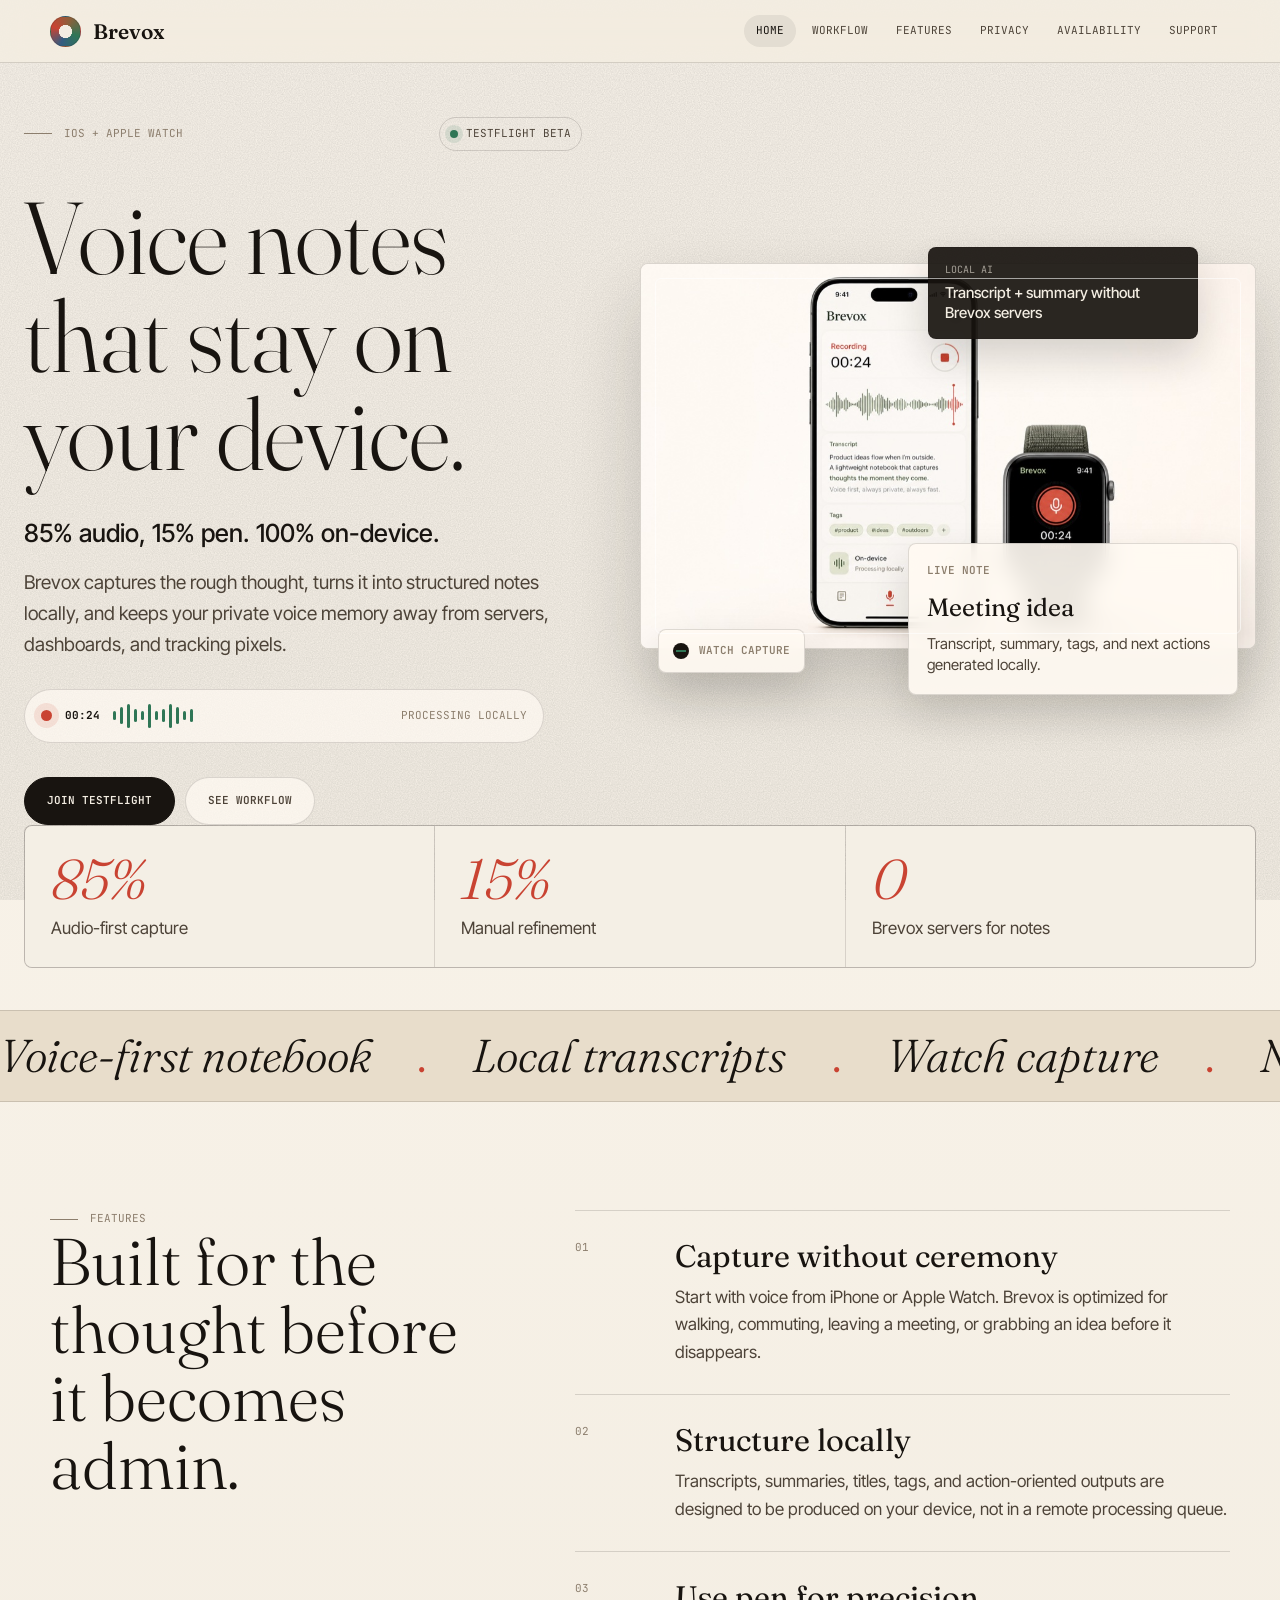
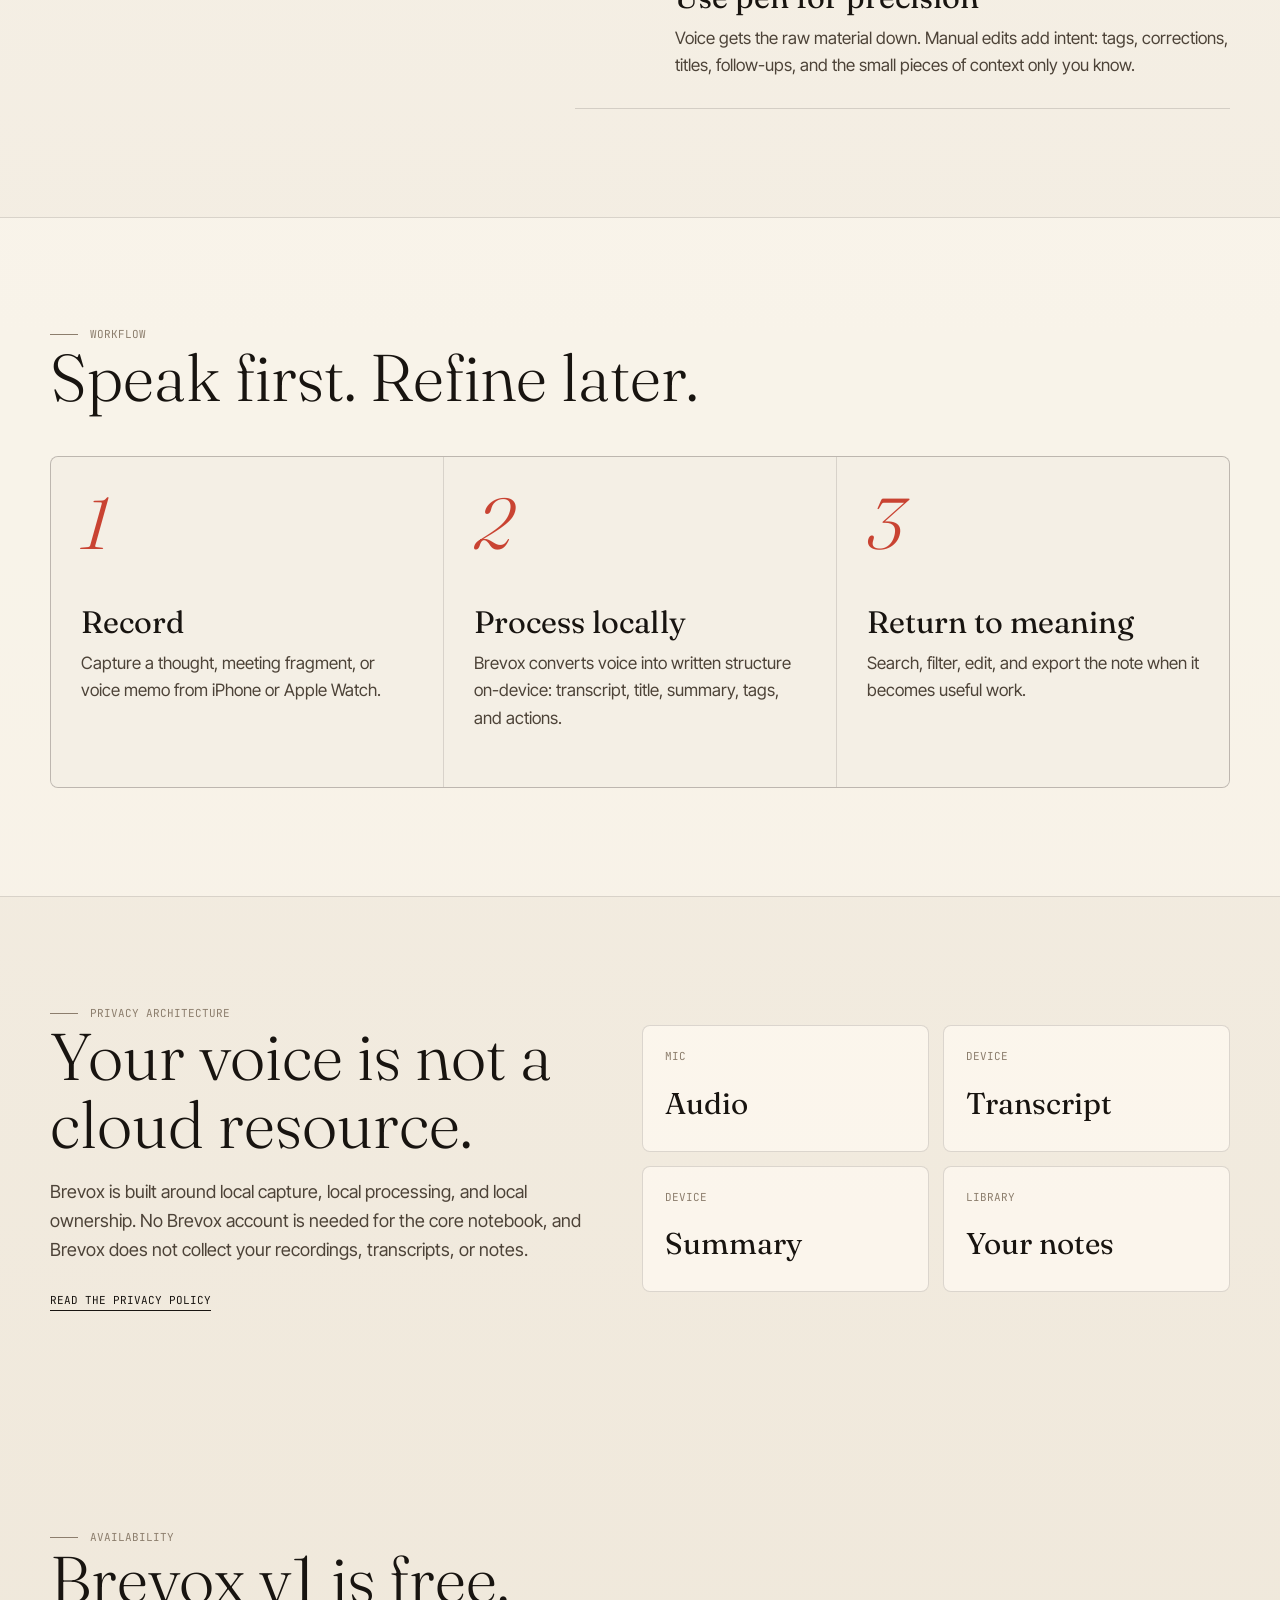
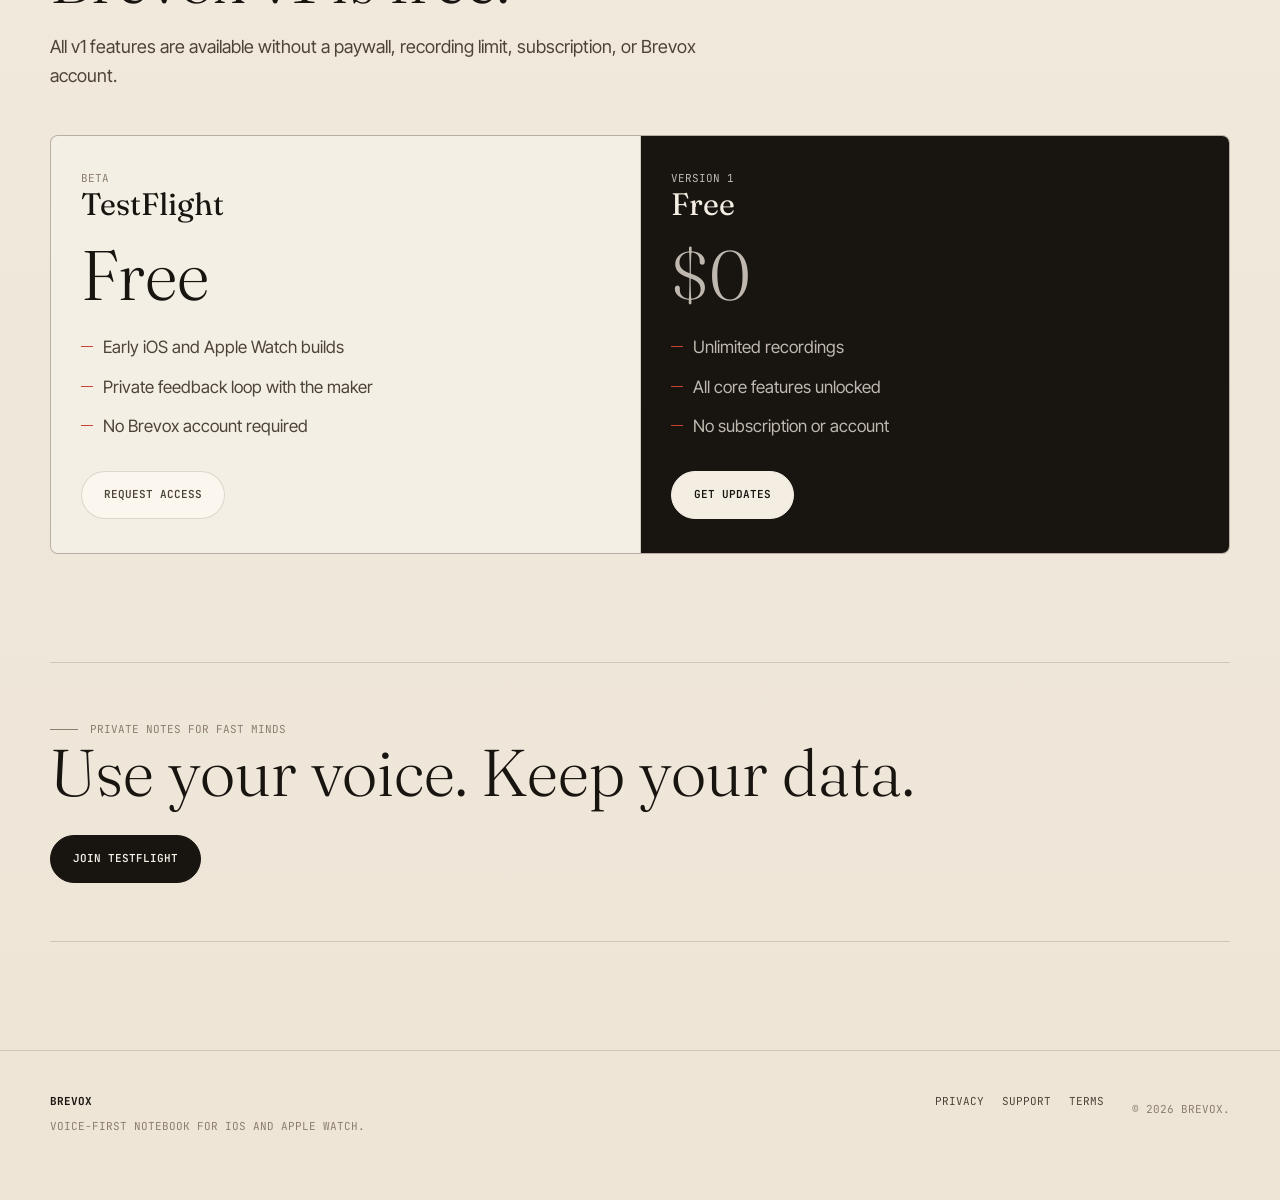
<file: index.html>
<!doctype html>
<html lang="en">
  <head>
    <meta charset="utf-8">
    <meta name="viewport" content="width=device-width, initial-scale=1">
    <title>Brevox - Private voice memory</title>
    <meta name="description" content="Brevox is an iOS and Apple Watch voice-first notebook: 85% audio, 15% pen, 100% on-device.">
    <meta property="og:title" content="Brevox - Private voice memory">
    <meta property="og:description" content="Voice-first notebook. 85% audio, 15% pen. 100% on-device.">
    <meta property="og:type" content="website">
    <meta property="og:image" content="https://brevox-landing.vercel.app/public/images/brevox-device-mockup.jpg">
    <link rel="stylesheet" href="assets/style.css">
  </head>
  <body>
    <header class="topbar" data-reveal>
      <a class="brand" href="./" aria-label="Brevox home">
        <span class="brand-mark">B</span>
        <span>Brevox</span>
      </a>
      <button class="menu-toggle" type="button" aria-label="Open menu" aria-expanded="false" data-menu-toggle>
        <span></span>
      </button>
      <nav class="topnav" data-nav aria-label="Primary navigation">
        <a class="active" href="./">Home</a>
        <a href="#workflow">Workflow</a>
        <a href="#features">Features</a>
        <a href="#privacy">Privacy</a>
        <a href="#availability">Availability</a>
        <a href="support/">Support</a>
      </nav>
    </header>

    <main>
      <section class="cinema">
        <div class="cinema-grid">
          <div class="hero-copy" data-reveal>
            <div class="eyebrow-row">
              <p class="eyebrow">iOS + Apple Watch</p>
              <p class="status-pill"><span></span>TestFlight beta</p>
            </div>
            <h1>Voice notes that stay on your device.</h1>
            <p class="hero-lede">85% audio, 15% pen. 100% on-device.</p>
            <p class="hero-text">Brevox captures the rough thought, turns it into structured notes locally, and keeps your private voice memory away from servers, dashboards, and tracking pixels.</p>
            <div class="recording-strip" aria-label="Local recording status">
              <span class="record-dot"></span>
              <strong>00:24</strong>
              <div class="waveform" aria-hidden="true">
                <i></i><i></i><i></i><i></i><i></i><i></i><i></i><i></i><i></i><i></i><i></i><i></i>
              </div>
              <span>Processing locally</span>
            </div>
            <div class="hero-actions">
              <a class="button primary" href="mailto:rrojo.va@gmail.com?subject=Brevox%20TestFlight%20access">Join TestFlight</a>
              <a class="button secondary" href="#workflow">See workflow</a>
            </div>
          </div>

          <div class="product-stage" data-reveal aria-label="Brevox product preview">
            <div class="device-shell">
              <img src="public/images/brevox-device-mockup.jpg" alt="Brevox iPhone and Apple Watch interface preview">
            </div>
            <div class="live-note">
              <p>Live note</p>
              <strong>Meeting idea</strong>
              <span>Transcript, summary, tags, and next actions generated locally.</span>
            </div>
            <div class="watch-chip">
              <span></span>
              <strong>Watch capture</strong>
            </div>
            <div class="local-badge">
              <span>Local AI</span>
              <strong>Transcript + summary without Brevox servers</strong>
            </div>
          </div>
        </div>

        <div class="hero-metrics" data-reveal aria-label="Brevox core principles">
          <article>
            <strong>85%</strong>
            <span>Audio-first capture</span>
          </article>
          <article>
            <strong>15%</strong>
            <span>Manual refinement</span>
          </article>
          <article>
            <strong>0</strong>
            <span>Brevox servers for notes</span>
          </article>
        </div>
      </section>

      <section class="marquee-section" aria-label="Brevox capabilities">
        <div class="marquee">
          <span>Voice-first notebook</span>
          <span>Local transcripts</span>
          <span>Watch capture</span>
          <span>No tracking</span>
          <span>On-device Ask</span>
          <span>Voice-first notebook</span>
          <span>Local transcripts</span>
          <span>Watch capture</span>
          <span>No tracking</span>
          <span>On-device Ask</span>
        </div>
      </section>

      <section class="section split" id="features">
        <div class="section-heading" data-reveal>
          <p class="eyebrow">Features</p>
          <h2>Built for the thought before it becomes admin.</h2>
        </div>
        <div class="feature-stack">
          <article class="feature-line" data-reveal>
            <span>01</span>
            <div>
              <h3>Capture without ceremony</h3>
              <p>Start with voice from iPhone or Apple Watch. Brevox is optimized for walking, commuting, leaving a meeting, or grabbing an idea before it disappears.</p>
            </div>
          </article>
          <article class="feature-line" data-reveal>
            <span>02</span>
            <div>
              <h3>Structure locally</h3>
              <p>Transcripts, summaries, titles, tags, and action-oriented outputs are designed to be produced on your device, not in a remote processing queue.</p>
            </div>
          </article>
          <article class="feature-line" data-reveal>
            <span>03</span>
            <div>
              <h3>Use pen for precision</h3>
              <p>Voice gets the raw material down. Manual edits add intent: tags, corrections, titles, follow-ups, and the small pieces of context only you know.</p>
            </div>
          </article>
        </div>
      </section>

      <section class="section workflow" id="workflow">
        <div class="section-heading wide" data-reveal>
          <p class="eyebrow">Workflow</p>
          <h2>Speak first. Refine later.</h2>
        </div>
        <div class="workflow-grid">
          <article class="workflow-card" data-reveal>
            <span class="workflow-number">1</span>
            <h3>Record</h3>
            <p>Capture a thought, meeting fragment, or voice memo from iPhone or Apple Watch.</p>
          </article>
          <article class="workflow-card" data-reveal>
            <span class="workflow-number">2</span>
            <h3>Process locally</h3>
            <p>Brevox converts voice into written structure on-device: transcript, title, summary, tags, and actions.</p>
          </article>
          <article class="workflow-card" data-reveal>
            <span class="workflow-number">3</span>
            <h3>Return to meaning</h3>
            <p>Search, filter, edit, and export the note when it becomes useful work.</p>
          </article>
        </div>
      </section>

      <section class="privacy-band" id="privacy">
        <div class="privacy-copy" data-reveal>
          <p class="eyebrow">Privacy architecture</p>
          <h2>Your voice is not a cloud resource.</h2>
          <p>Brevox is built around local capture, local processing, and local ownership. No Brevox account is needed for the core notebook, and Brevox does not collect your recordings, transcripts, or notes.</p>
          <a class="text-link" href="privacy/">Read the privacy policy</a>
        </div>
        <div class="privacy-flow" data-reveal aria-label="On-device processing flow">
          <div class="flow-item">
            <span>Mic</span>
            <strong>Audio</strong>
          </div>
          <div class="flow-arrow">to</div>
          <div class="flow-item">
            <span>Device</span>
            <strong>Transcript</strong>
          </div>
          <div class="flow-arrow">to</div>
          <div class="flow-item">
            <span>Device</span>
            <strong>Summary</strong>
          </div>
          <div class="flow-arrow">to</div>
          <div class="flow-item">
            <span>Library</span>
            <strong>Your notes</strong>
          </div>
        </div>
      </section>

      <section class="section pricing-section" id="availability">
        <div class="section-heading" data-reveal>
          <p class="eyebrow">Availability</p>
          <h2>Brevox v1 is free.</h2>
          <p>All v1 features are available without a paywall, recording limit, subscription, or Brevox account.</p>
        </div>
        <div class="pricing-grid">
          <article class="price-card" data-reveal>
            <p class="plan-label">Beta</p>
            <h3>TestFlight</h3>
            <p class="price">Free</p>
            <ul>
              <li>Early iOS and Apple Watch builds</li>
              <li>Private feedback loop with the maker</li>
              <li>No Brevox account required</li>
            </ul>
            <a class="button secondary" href="mailto:rrojo.va@gmail.com?subject=Brevox%20TestFlight%20access">Request access</a>
          </article>
          <article class="price-card featured" data-reveal>
            <p class="plan-label">Version 1</p>
            <h3>Free</h3>
            <p class="price">$0</p>
            <ul>
              <li>Unlimited recordings</li>
              <li>All core features unlocked</li>
              <li>No subscription or account</li>
            </ul>
            <a class="button primary" href="mailto:rrojo.va@gmail.com?subject=Brevox%20updates">Get updates</a>
          </article>
        </div>
      </section>

      <section class="final-cta" data-reveal>
        <p class="eyebrow">Private notes for fast minds</p>
        <h2>Use your voice. Keep your data.</h2>
        <a class="button primary" href="mailto:rrojo.va@gmail.com?subject=Brevox%20TestFlight%20access">Join TestFlight</a>
      </section>
    </main>

    <footer class="footer">
      <div>
        <strong>Brevox</strong>
        <p>Voice-first notebook for iOS and Apple Watch.</p>
      </div>
      <nav aria-label="Footer navigation">
        <a href="privacy/">Privacy</a>
        <a href="support/">Support</a>
        <a href="terms/">Terms</a>
      </nav>
      <p>&copy; 2026 Brevox.</p>
    </footer>

    <script src="assets/site.js"></script>
  </body>
</html>
</file>
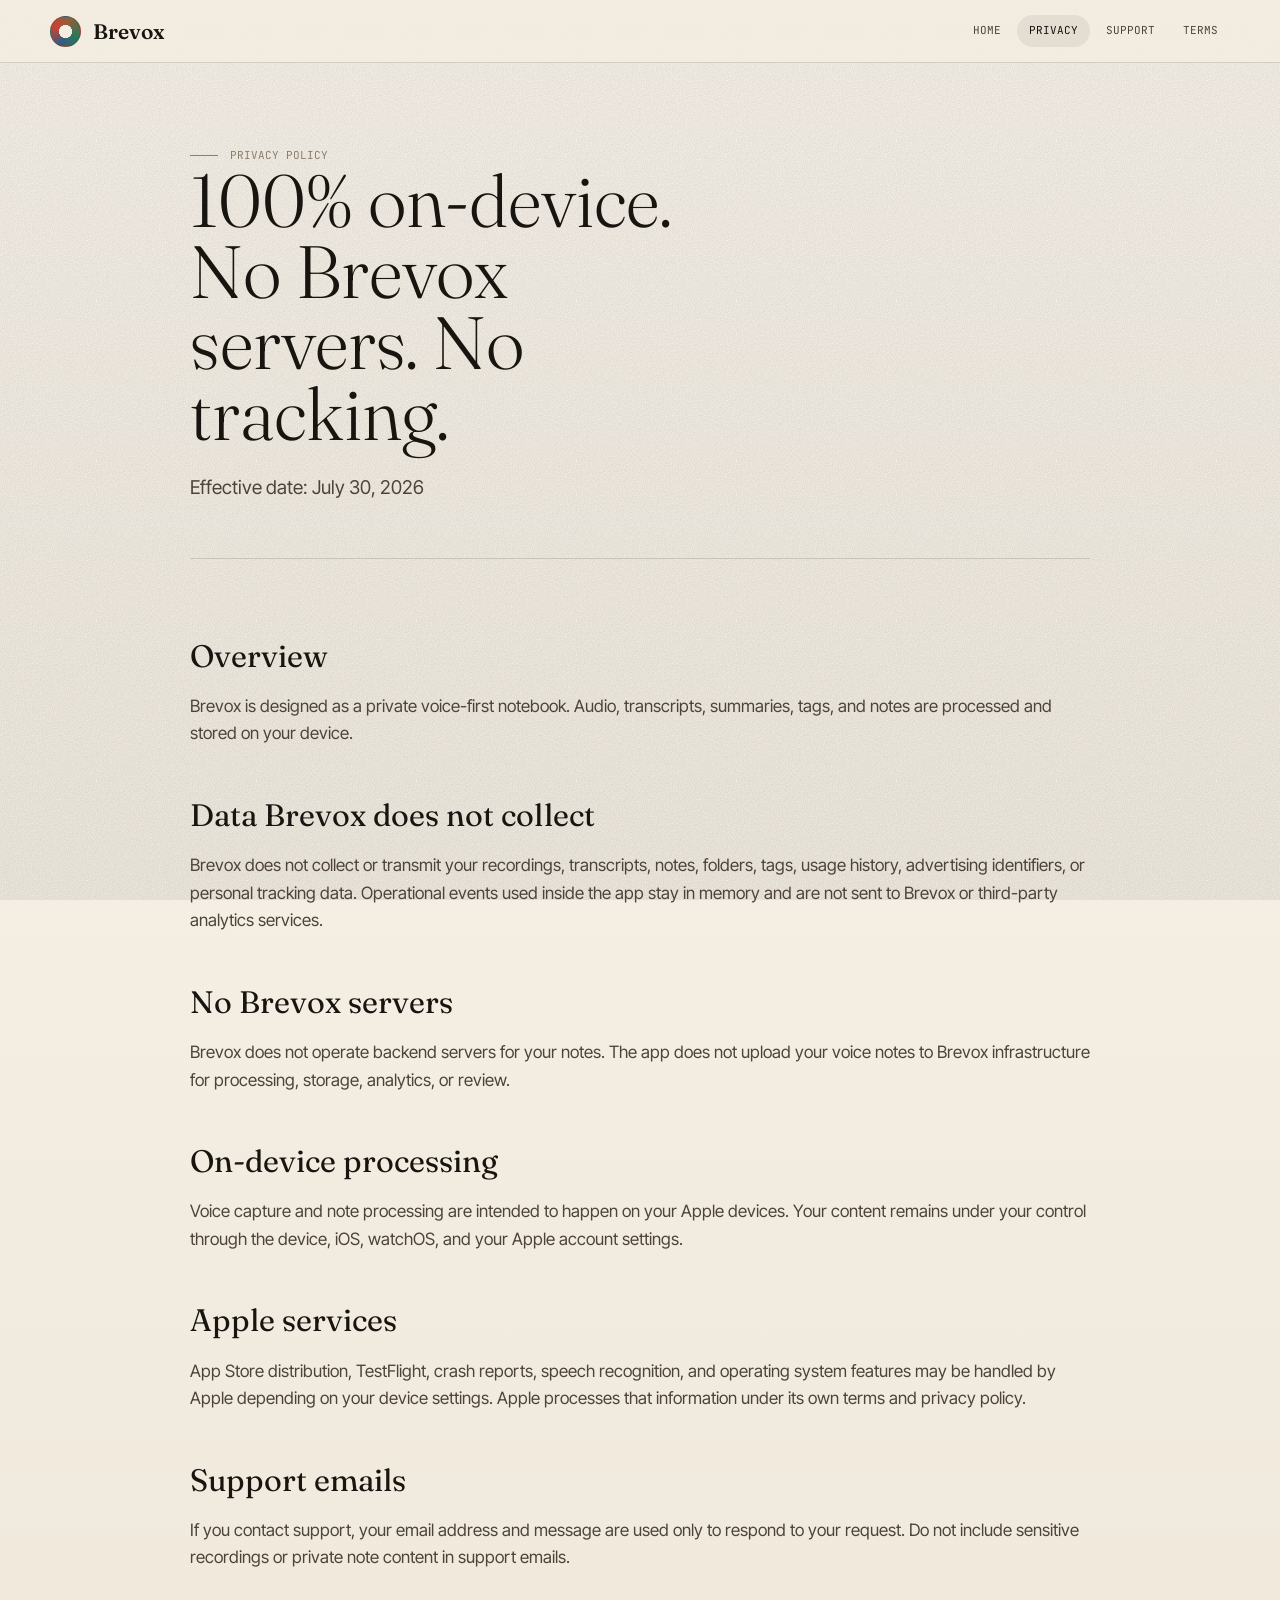
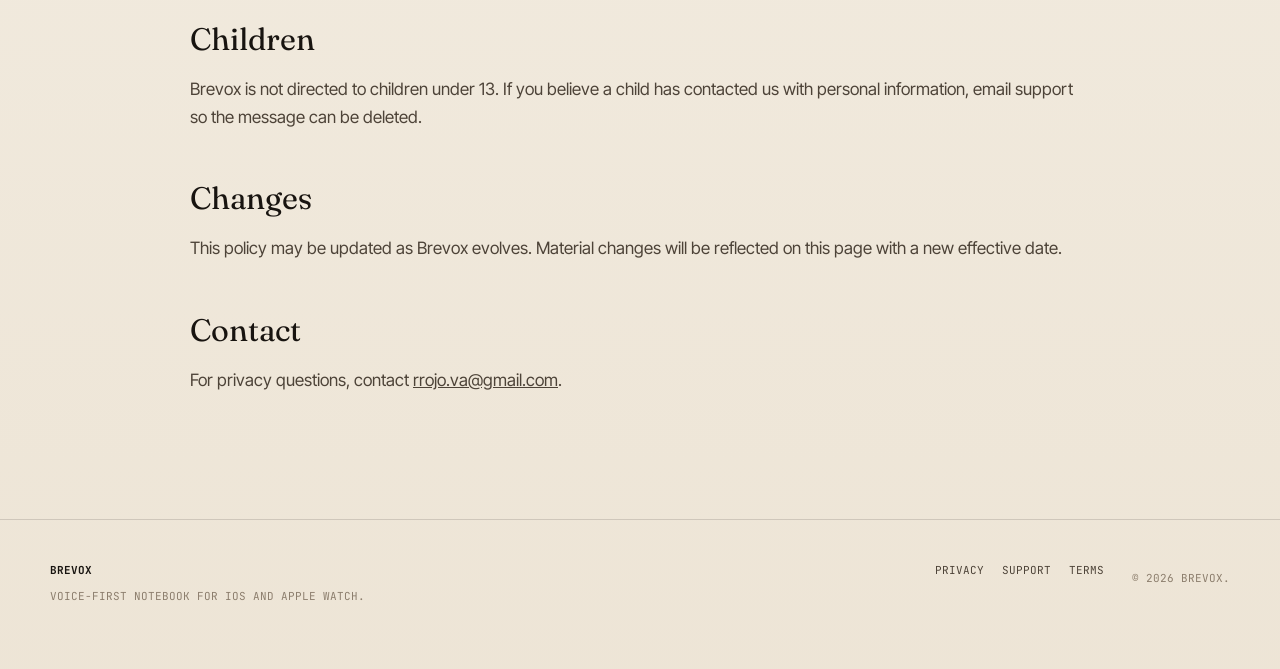
<file: privacy/index.html>
<!doctype html>
<html lang="en">
  <head>
    <meta charset="utf-8">
    <meta name="viewport" content="width=device-width, initial-scale=1">
    <title>Privacy Policy - Brevox</title>
    <meta name="description" content="Brevox privacy policy: 100% on-device, no Brevox servers, no tracking.">
    <link rel="stylesheet" href="../assets/style.css">
  </head>
  <body>
    <header class="topbar" data-reveal>
      <a class="brand" href="../" aria-label="Brevox home">
        <span class="brand-mark">B</span>
        <span>Brevox</span>
      </a>
      <button class="menu-toggle" type="button" aria-label="Open menu" aria-expanded="false" data-menu-toggle>
        <span></span>
      </button>
      <nav class="topnav" data-nav aria-label="Primary navigation">
        <a href="../">Home</a>
        <a class="active" href="./">Privacy</a>
        <a href="../support/">Support</a>
        <a href="../terms/">Terms</a>
      </nav>
    </header>

    <main class="legal-page">
      <section class="legal-hero" data-reveal>
        <p class="eyebrow">Privacy Policy</p>
        <h1>100% on-device. No Brevox servers. No tracking.</h1>
        <p>Effective date: July 30, 2026</p>
      </section>

      <section class="legal-content" data-reveal>
        <h2>Overview</h2>
        <p>Brevox is designed as a private voice-first notebook. Audio, transcripts, summaries, tags, and notes are processed and stored on your device.</p>

        <h2>Data Brevox does not collect</h2>
        <p>Brevox does not collect or transmit your recordings, transcripts, notes, folders, tags, usage history, advertising identifiers, or personal tracking data. Operational events used inside the app stay in memory and are not sent to Brevox or third-party analytics services.</p>

        <h2>No Brevox servers</h2>
        <p>Brevox does not operate backend servers for your notes. The app does not upload your voice notes to Brevox infrastructure for processing, storage, analytics, or review.</p>

        <h2>On-device processing</h2>
        <p>Voice capture and note processing are intended to happen on your Apple devices. Your content remains under your control through the device, iOS, watchOS, and your Apple account settings.</p>

        <h2>Apple services</h2>
        <p>App Store distribution, TestFlight, crash reports, speech recognition, and operating system features may be handled by Apple depending on your device settings. Apple processes that information under its own terms and privacy policy.</p>

        <h2>Support emails</h2>
        <p>If you contact support, your email address and message are used only to respond to your request. Do not include sensitive recordings or private note content in support emails.</p>

        <h2>Children</h2>
        <p>Brevox is not directed to children under 13. If you believe a child has contacted us with personal information, email support so the message can be deleted.</p>

        <h2>Changes</h2>
        <p>This policy may be updated as Brevox evolves. Material changes will be reflected on this page with a new effective date.</p>

        <h2>Contact</h2>
        <p>For privacy questions, contact <a href="mailto:rrojo.va@gmail.com">rrojo.va@gmail.com</a>.</p>
      </section>
    </main>

    <footer class="footer">
      <div>
        <strong>Brevox</strong>
        <p>Voice-first notebook for iOS and Apple Watch.</p>
      </div>
      <nav aria-label="Footer navigation">
        <a href="../privacy/">Privacy</a>
        <a href="../support/">Support</a>
        <a href="../terms/">Terms</a>
      </nav>
      <p>&copy; 2026 Brevox.</p>
    </footer>

    <script src="../assets/site.js"></script>
  </body>
</html>
</file>
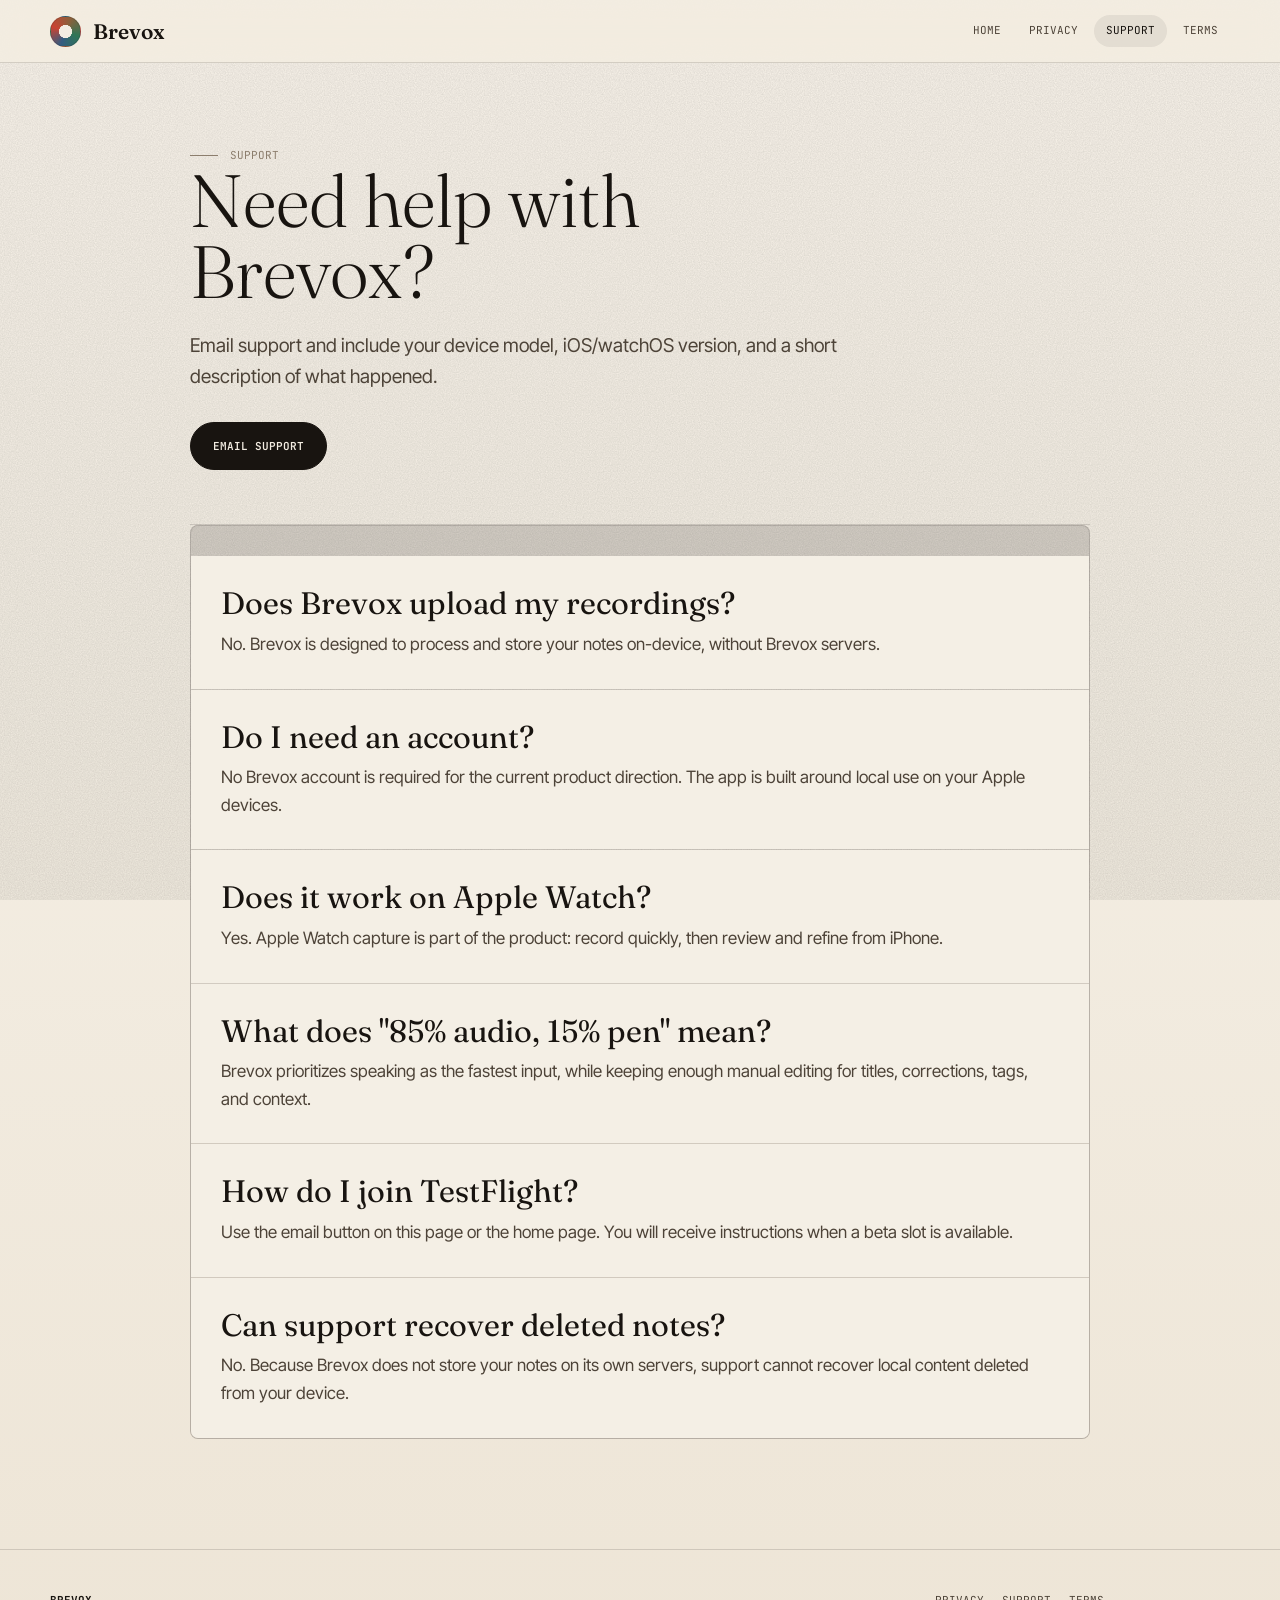
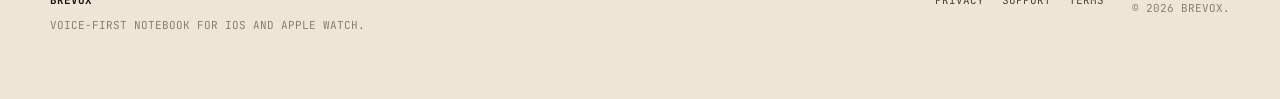
<file: support/index.html>
<!doctype html>
<html lang="en">
  <head>
    <meta charset="utf-8">
    <meta name="viewport" content="width=device-width, initial-scale=1">
    <title>Support - Brevox</title>
    <meta name="description" content="Get Brevox support and read common questions about the iOS and Apple Watch app.">
    <link rel="stylesheet" href="../assets/style.css">
  </head>
  <body>
    <header class="topbar" data-reveal>
      <a class="brand" href="../" aria-label="Brevox home">
        <span class="brand-mark">B</span>
        <span>Brevox</span>
      </a>
      <button class="menu-toggle" type="button" aria-label="Open menu" aria-expanded="false" data-menu-toggle>
        <span></span>
      </button>
      <nav class="topnav" data-nav aria-label="Primary navigation">
        <a href="../">Home</a>
        <a href="../privacy/">Privacy</a>
        <a class="active" href="./">Support</a>
        <a href="../terms/">Terms</a>
      </nav>
    </header>

    <main class="legal-page">
      <section class="legal-hero" data-reveal>
        <p class="eyebrow">Support</p>
        <h1>Need help with Brevox?</h1>
        <p>Email support and include your device model, iOS/watchOS version, and a short description of what happened.</p>
        <a class="button primary" href="mailto:rrojo.va@gmail.com?subject=Brevox%20Support">Email support</a>
      </section>

      <section class="faq-list" data-reveal>
        <article>
          <h2>Does Brevox upload my recordings?</h2>
          <p>No. Brevox is designed to process and store your notes on-device, without Brevox servers.</p>
        </article>
        <article>
          <h2>Do I need an account?</h2>
          <p>No Brevox account is required for the current product direction. The app is built around local use on your Apple devices.</p>
        </article>
        <article>
          <h2>Does it work on Apple Watch?</h2>
          <p>Yes. Apple Watch capture is part of the product: record quickly, then review and refine from iPhone.</p>
        </article>
        <article>
          <h2>What does "85% audio, 15% pen" mean?</h2>
          <p>Brevox prioritizes speaking as the fastest input, while keeping enough manual editing for titles, corrections, tags, and context.</p>
        </article>
        <article>
          <h2>How do I join TestFlight?</h2>
          <p>Use the email button on this page or the home page. You will receive instructions when a beta slot is available.</p>
        </article>
        <article>
          <h2>Can support recover deleted notes?</h2>
          <p>No. Because Brevox does not store your notes on its own servers, support cannot recover local content deleted from your device.</p>
        </article>
      </section>
    </main>

    <footer class="footer">
      <div>
        <strong>Brevox</strong>
        <p>Voice-first notebook for iOS and Apple Watch.</p>
      </div>
      <nav aria-label="Footer navigation">
        <a href="../privacy/">Privacy</a>
        <a href="../support/">Support</a>
        <a href="../terms/">Terms</a>
      </nav>
      <p>&copy; 2026 Brevox.</p>
    </footer>

    <script src="../assets/site.js"></script>
  </body>
</html>
</file>
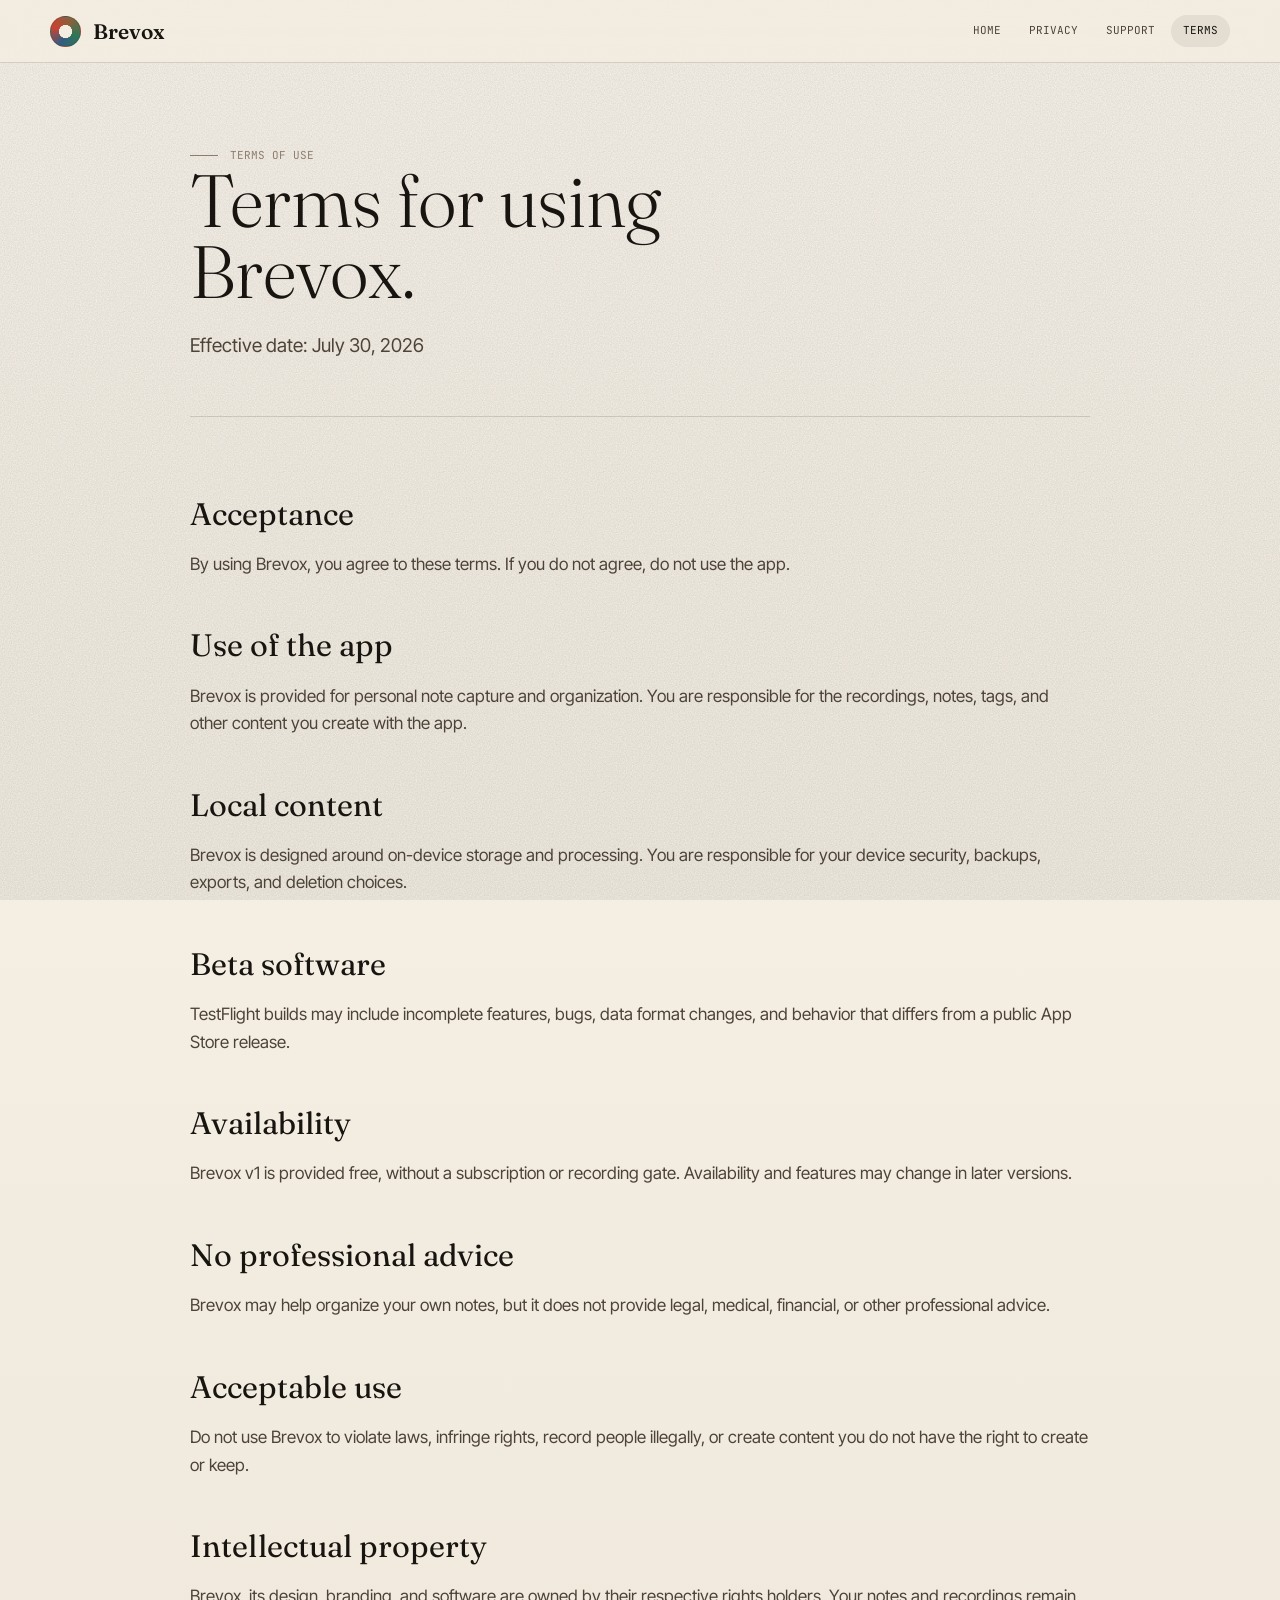
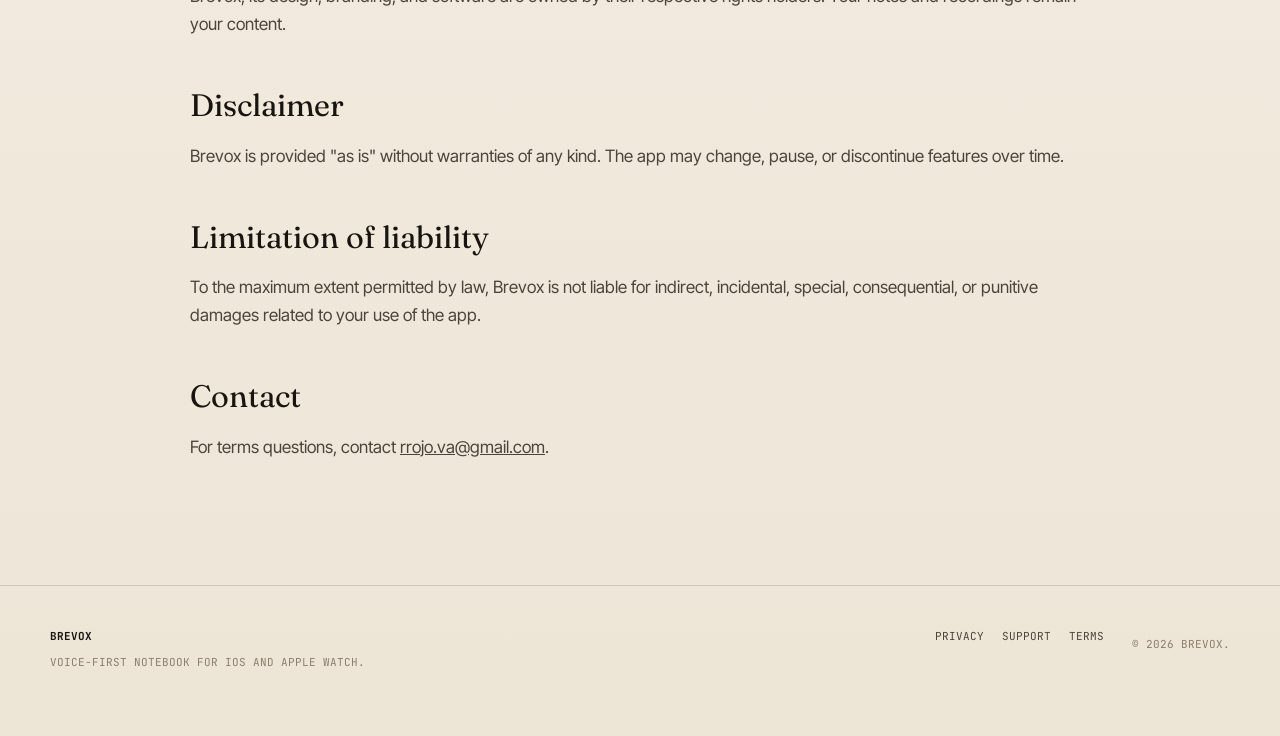
<file: terms/index.html>
<!doctype html>
<html lang="en">
  <head>
    <meta charset="utf-8">
    <meta name="viewport" content="width=device-width, initial-scale=1">
    <title>Terms - Brevox</title>
    <meta name="description" content="Terms of use for Brevox, the iOS and Apple Watch voice-first notebook.">
    <link rel="stylesheet" href="../assets/style.css">
  </head>
  <body>
    <header class="topbar" data-reveal>
      <a class="brand" href="../" aria-label="Brevox home">
        <span class="brand-mark">B</span>
        <span>Brevox</span>
      </a>
      <button class="menu-toggle" type="button" aria-label="Open menu" aria-expanded="false" data-menu-toggle>
        <span></span>
      </button>
      <nav class="topnav" data-nav aria-label="Primary navigation">
        <a href="../">Home</a>
        <a href="../privacy/">Privacy</a>
        <a href="../support/">Support</a>
        <a class="active" href="./">Terms</a>
      </nav>
    </header>

    <main class="legal-page">
      <section class="legal-hero" data-reveal>
        <p class="eyebrow">Terms of Use</p>
        <h1>Terms for using Brevox.</h1>
        <p>Effective date: July 30, 2026</p>
      </section>

      <section class="legal-content" data-reveal>
        <h2>Acceptance</h2>
        <p>By using Brevox, you agree to these terms. If you do not agree, do not use the app.</p>

        <h2>Use of the app</h2>
        <p>Brevox is provided for personal note capture and organization. You are responsible for the recordings, notes, tags, and other content you create with the app.</p>

        <h2>Local content</h2>
        <p>Brevox is designed around on-device storage and processing. You are responsible for your device security, backups, exports, and deletion choices.</p>

        <h2>Beta software</h2>
        <p>TestFlight builds may include incomplete features, bugs, data format changes, and behavior that differs from a public App Store release.</p>

        <h2>Availability</h2>
        <p>Brevox v1 is provided free, without a subscription or recording gate. Availability and features may change in later versions.</p>

        <h2>No professional advice</h2>
        <p>Brevox may help organize your own notes, but it does not provide legal, medical, financial, or other professional advice.</p>

        <h2>Acceptable use</h2>
        <p>Do not use Brevox to violate laws, infringe rights, record people illegally, or create content you do not have the right to create or keep.</p>

        <h2>Intellectual property</h2>
        <p>Brevox, its design, branding, and software are owned by their respective rights holders. Your notes and recordings remain your content.</p>

        <h2>Disclaimer</h2>
        <p>Brevox is provided "as is" without warranties of any kind. The app may change, pause, or discontinue features over time.</p>

        <h2>Limitation of liability</h2>
        <p>To the maximum extent permitted by law, Brevox is not liable for indirect, incidental, special, consequential, or punitive damages related to your use of the app.</p>

        <h2>Contact</h2>
        <p>For terms questions, contact <a href="mailto:rrojo.va@gmail.com">rrojo.va@gmail.com</a>.</p>
      </section>
    </main>

    <footer class="footer">
      <div>
        <strong>Brevox</strong>
        <p>Voice-first notebook for iOS and Apple Watch.</p>
      </div>
      <nav aria-label="Footer navigation">
        <a href="../privacy/">Privacy</a>
        <a href="../support/">Support</a>
        <a href="../terms/">Terms</a>
      </nav>
      <p>&copy; 2026 Brevox.</p>
    </footer>

    <script src="../assets/site.js"></script>
  </body>
</html>
</file>
<file: assets/style.css>
@import url("https://fonts.googleapis.com/css2?family=Fraunces:ital,opsz,wght@0,9..144,300;0,9..144,400;0,9..144,600;1,9..144,400&family=Inter+Tight:wght@300;400;500;600;700&family=JetBrains+Mono:wght@400;600&display=swap");

:root {
  --paper: #f3ede2;
  --paper-deep: #e8ddcb;
  --surface: #fffaf2;
  --ink: #181410;
  --ink-soft: #4d4338;
  --ink-faint: #8c7e6d;
  --rule: rgba(24, 20, 16, 0.14);
  --rule-soft: rgba(24, 20, 16, 0.07);
  --accent: #c94332;
  --green: #2f7656;
  --blue: #335c81;
  --clay: #8c603b;
  --shadow: 0 34px 70px rgba(24, 20, 16, 0.18);
  --font-display: "Fraunces", Georgia, serif;
  --font-body: "Inter Tight", system-ui, -apple-system, BlinkMacSystemFont, "Segoe UI", sans-serif;
  --font-mono: "JetBrains Mono", "SF Mono", Menlo, monospace;
}

* {
  box-sizing: border-box;
  margin: 0;
  padding: 0;
}

html {
  max-width: 100%;
  scroll-behavior: smooth;
  -webkit-text-size-adjust: 100%;
}

body {
  max-width: 100%;
  min-height: 100vh;
  overflow-x: clip;
  background:
    linear-gradient(180deg, rgba(255, 250, 242, 0.66), rgba(243, 237, 226, 0.94) 44%, rgba(232, 221, 203, 0.52)),
    var(--paper);
  color: var(--ink);
  font-family: var(--font-body);
  font-size: 17px;
  line-height: 1.62;
}

body::before {
  content: "";
  position: fixed;
  inset: 0;
  z-index: 0;
  pointer-events: none;
  opacity: 0.28;
  background-image: url("data:image/svg+xml;utf8,<svg xmlns='http://www.w3.org/2000/svg' width='160' height='160'><filter id='n'><feTurbulence type='fractalNoise' baseFrequency='0.86' numOctaves='2' stitchTiles='stitch'/><feColorMatrix values='0 0 0 0 0 0 0 0 0 0 0 0 0 0 0 0 0 0 0.42 0'/></filter><rect width='100%' height='100%' filter='url(%23n)'/></svg>");
  mix-blend-mode: multiply;
}

main,
header,
footer {
  position: relative;
  z-index: 1;
}

a {
  color: inherit;
}

img {
  display: block;
  max-width: 100%;
}

.topbar {
  position: sticky;
  top: 0;
  z-index: 20;
  display: flex;
  align-items: center;
  justify-content: space-between;
  gap: 20px;
  width: 100%;
  border-bottom: 1px solid var(--rule);
  padding: 14px max(24px, calc((100vw - 1180px) / 2));
  background: color-mix(in srgb, var(--paper) 84%, transparent);
  backdrop-filter: blur(14px) saturate(145%);
  -webkit-backdrop-filter: blur(14px) saturate(145%);
}

.brand {
  display: inline-flex;
  align-items: center;
  gap: 12px;
  color: var(--ink);
  font-family: var(--font-display);
  font-size: 21px;
  font-weight: 600;
  letter-spacing: 0;
  text-decoration: none;
}

.brand-mark {
  display: grid;
  width: 31px;
  height: 31px;
  place-items: center;
  border: 1px solid var(--rule);
  border-radius: 50%;
  background:
    radial-gradient(circle at center, var(--paper) 0 31%, transparent 33%),
    conic-gradient(from -70deg, var(--accent), var(--clay), var(--green), var(--blue), var(--accent));
  color: transparent;
  font-family: var(--font-mono);
  font-size: 1px;
}

.topnav {
  display: flex;
  align-items: center;
  gap: 4px;
  font-family: var(--font-mono);
  font-size: 11px;
  letter-spacing: 0;
  text-transform: uppercase;
}

.topnav a {
  border-radius: 999px;
  color: var(--ink-soft);
  padding: 7px 12px;
  text-decoration: none;
}

.topnav a:hover,
.topnav a.active {
  background: var(--rule-soft);
  color: var(--ink);
}

.menu-toggle {
  display: none;
  width: 44px;
  height: 44px;
  border: 1px solid var(--rule);
  border-radius: 8px;
  background: color-mix(in srgb, var(--paper) 72%, transparent);
  color: var(--ink);
}

.menu-toggle span,
.menu-toggle::before,
.menu-toggle::after {
  display: block;
  width: 20px;
  height: 2px;
  margin: 4px auto;
  border-radius: 2px;
  background: currentColor;
  content: "";
}

.cinema {
  width: min(1280px, calc(100% - 48px));
  margin: 0 auto;
  padding: 54px 0 42px;
}

.cinema-grid {
  display: grid;
  grid-template-columns: minmax(0, 0.95fr) minmax(420px, 1.05fr);
  align-items: center;
  gap: 58px;
  min-height: 670px;
}

.eyebrow-row {
  display: flex;
  align-items: center;
  justify-content: space-between;
  gap: 22px;
  margin-bottom: 38px;
}

.eyebrow {
  display: flex;
  align-items: center;
  gap: 12px;
  color: var(--ink-faint);
  font-family: var(--font-mono);
  font-size: 11px;
  letter-spacing: 0;
  text-transform: uppercase;
}

.eyebrow::before {
  width: 28px;
  height: 1px;
  background: var(--ink-faint);
  content: "";
}

.status-pill {
  display: inline-flex;
  align-items: center;
  gap: 8px;
  border: 1px solid var(--rule);
  border-radius: 999px;
  padding: 7px 10px;
  color: var(--ink-soft);
  font-family: var(--font-mono);
  font-size: 11px;
  letter-spacing: 0;
  text-transform: uppercase;
}

.status-pill span {
  width: 8px;
  height: 8px;
  border-radius: 50%;
  background: var(--green);
  box-shadow: 0 0 0 5px rgba(47, 118, 86, 0.12);
}

h1,
.legal-hero h1 {
  max-width: 10.6ch;
  color: var(--ink);
  font-family: var(--font-display);
  font-size: 102px;
  font-weight: 300;
  letter-spacing: 0;
  line-height: 0.96;
}

.hero-lede {
  max-width: 640px;
  margin-top: 34px;
  color: var(--ink);
  font-size: 25px;
  font-weight: 500;
  line-height: 1.35;
}

.hero-text {
  max-width: 600px;
  margin-top: 18px;
  color: var(--ink-soft);
  font-size: 19px;
}

.recording-strip {
  display: grid;
  grid-template-columns: auto auto minmax(120px, 1fr) auto;
  align-items: center;
  gap: 13px;
  max-width: 520px;
  min-height: 54px;
  margin-top: 28px;
  border: 1px solid var(--rule);
  border-radius: 999px;
  background: color-mix(in srgb, var(--surface) 70%, transparent);
  padding: 9px 16px;
}

.record-dot {
  width: 11px;
  height: 11px;
  border-radius: 50%;
  background: var(--accent);
  box-shadow: 0 0 0 7px rgba(201, 67, 50, 0.12);
  animation: pulse-dot 2.4s ease-in-out infinite;
}

.recording-strip strong,
.recording-strip span:not(.record-dot) {
  font-family: var(--font-mono);
  font-size: 11px;
  letter-spacing: 0;
  text-transform: uppercase;
}

.recording-strip span:not(.record-dot) {
  color: var(--ink-faint);
  white-space: nowrap;
}

.waveform {
  display: flex;
  align-items: center;
  gap: 4px;
  height: 28px;
  min-width: 0;
}

.waveform i {
  display: block;
  width: 3px;
  height: 9px;
  border-radius: 999px;
  background: var(--green);
  animation: wave 1.6s ease-in-out infinite;
}

.waveform i:nth-child(2n) { height: 17px; animation-delay: 0.12s; }
.waveform i:nth-child(3n) { height: 24px; animation-delay: 0.24s; }
.waveform i:nth-child(4n) { height: 13px; animation-delay: 0.36s; }

@keyframes pulse-dot {
  0%, 100% { box-shadow: 0 0 0 5px rgba(201, 67, 50, 0.1); }
  50% { box-shadow: 0 0 0 10px rgba(201, 67, 50, 0.03); }
}

@keyframes wave {
  0%, 100% { transform: scaleY(0.72); opacity: 0.68; }
  50% { transform: scaleY(1.12); opacity: 1; }
}

.hero-actions {
  display: flex;
  flex-wrap: wrap;
  gap: 10px;
  margin-top: 34px;
}

.button {
  display: inline-flex;
  align-items: center;
  justify-content: center;
  min-height: 48px;
  border: 1px solid var(--rule);
  border-radius: 999px;
  padding: 13px 22px;
  font-family: var(--font-mono);
  font-size: 11px;
  font-weight: 600;
  letter-spacing: 0;
  text-decoration: none;
  text-transform: uppercase;
  transition: transform 0.2s ease, background 0.2s ease, color 0.2s ease;
}

.button:hover {
  transform: translateY(-2px);
}

.button.primary {
  border-color: var(--ink);
  background: var(--ink);
  color: var(--paper);
}

.button.secondary {
  background: color-mix(in srgb, var(--surface) 74%, transparent);
  color: var(--ink-soft);
}

.product-stage {
  position: relative;
  min-width: 0;
  padding: 24px 0 54px;
}

.device-shell {
  position: relative;
  border: 1px solid var(--rule);
  border-radius: 8px;
  background: color-mix(in srgb, var(--surface) 74%, transparent);
  box-shadow: var(--shadow);
  overflow: hidden;
}

.device-shell::before {
  content: "";
  position: absolute;
  inset: 14px;
  border: 1px solid rgba(255, 255, 255, 0.58);
  border-radius: 6px;
  pointer-events: none;
  z-index: 2;
}

.device-shell img {
  width: 100%;
}

.live-note,
.watch-chip {
  position: absolute;
  border: 1px solid var(--rule);
  border-radius: 8px;
  background: color-mix(in srgb, var(--surface) 91%, transparent);
  box-shadow: 0 18px 42px rgba(24, 20, 16, 0.14);
  backdrop-filter: blur(12px);
  -webkit-backdrop-filter: blur(12px);
}

.live-note {
  right: 18px;
  bottom: 8px;
  width: min(330px, 56%);
  padding: 18px;
}

.live-note p,
.watch-chip strong {
  color: var(--ink-faint);
  font-family: var(--font-mono);
  font-size: 11px;
  font-weight: 600;
  letter-spacing: 0;
  text-transform: uppercase;
}

.live-note strong {
  display: block;
  margin: 7px 0 6px;
  font-family: var(--font-display);
  font-size: 25px;
  font-weight: 400;
  letter-spacing: 0;
}

.live-note span {
  display: block;
  color: var(--ink-soft);
  font-size: 15px;
  line-height: 1.42;
}

.watch-chip {
  left: 18px;
  bottom: 30px;
  display: flex;
  align-items: center;
  gap: 10px;
  padding: 12px 14px;
}

.watch-chip span {
  width: 16px;
  height: 16px;
  border-radius: 50%;
  background:
    linear-gradient(var(--green), var(--green)) center / 10px 2px no-repeat,
    var(--ink);
}

.local-badge {
  position: absolute;
  right: 58px;
  top: 8px;
  width: min(270px, 44%);
  border: 1px solid var(--rule);
  border-radius: 8px;
  background: color-mix(in srgb, var(--ink) 92%, transparent);
  box-shadow: 0 18px 42px rgba(24, 20, 16, 0.18);
  color: var(--paper);
  padding: 14px 16px;
}

.local-badge span {
  display: block;
  margin-bottom: 5px;
  color: color-mix(in srgb, var(--paper) 62%, transparent);
  font-family: var(--font-mono);
  font-size: 10px;
  letter-spacing: 0;
  text-transform: uppercase;
}

.local-badge strong {
  display: block;
  font-size: 15px;
  font-weight: 500;
  line-height: 1.35;
}

.hero-metrics {
  display: grid;
  grid-template-columns: repeat(3, 1fr);
  gap: 1px;
  border: 1px solid var(--rule);
  border-radius: 8px;
  background: var(--rule);
  overflow: hidden;
}

.hero-metrics article {
  min-width: 0;
  background: color-mix(in srgb, var(--paper) 88%, white);
  padding: 25px 26px;
}

.hero-metrics strong {
  display: block;
  color: var(--accent);
  font-family: var(--font-display);
  font-size: 56px;
  font-style: italic;
  font-weight: 300;
  line-height: 1;
}

.hero-metrics span {
  display: block;
  margin-top: 8px;
  color: var(--ink-soft);
}

.marquee-section {
  border-top: 1px solid var(--rule);
  border-bottom: 1px solid var(--rule);
  background: var(--paper-deep);
  overflow: hidden;
  padding: 22px 0;
}

.marquee {
  display: flex;
  width: max-content;
  gap: 46px;
  color: var(--ink);
  font-family: var(--font-display);
  font-size: 46px;
  font-style: italic;
  font-weight: 300;
  line-height: 1;
  white-space: nowrap;
  animation: marquee 54s linear infinite;
}

.marquee span {
  display: inline-flex;
  align-items: center;
  gap: 46px;
}

.marquee span::after {
  color: var(--accent);
  content: ".";
  font-style: normal;
}

@keyframes marquee {
  from { transform: translateX(0); }
  to { transform: translateX(-50%); }
}

.section {
  width: min(1180px, calc(100% - 48px));
  margin: 0 auto;
  padding: 108px 0;
}

.section.split {
  display: grid;
  grid-template-columns: minmax(0, 0.82fr) minmax(0, 1.18fr);
  gap: 70px;
  align-items: start;
}

.section-heading {
  max-width: 760px;
}

.section-heading.wide {
  max-width: 980px;
  margin-bottom: 44px;
}

.section-heading h2,
.final-cta h2,
.privacy-copy h2 {
  font-family: var(--font-display);
  font-size: 66px;
  font-weight: 300;
  letter-spacing: 0;
  line-height: 1.03;
}

.section-heading p:not(.eyebrow),
.privacy-copy p:not(.eyebrow) {
  max-width: 660px;
  margin-top: 18px;
  color: var(--ink-soft);
  font-size: 18px;
}

.feature-stack {
  display: grid;
  gap: 0;
  border-top: 1px solid var(--rule);
}

.feature-line {
  display: grid;
  grid-template-columns: 72px minmax(0, 1fr);
  gap: 28px;
  border-bottom: 1px solid var(--rule);
  padding: 28px 0;
}

.feature-line > span,
.plan-label {
  color: var(--ink-faint);
  font-family: var(--font-mono);
  font-size: 11px;
  letter-spacing: 0;
  text-transform: uppercase;
}

.feature-line h3,
.workflow-card h3,
.price-card h3,
.faq-list h2 {
  margin-bottom: 10px;
  font-family: var(--font-display);
  font-size: 31px;
  font-weight: 400;
  letter-spacing: 0;
  line-height: 1.12;
}

.feature-line p,
.workflow-card p,
.price-card li,
.faq-list p,
.legal-content p {
  color: var(--ink-soft);
}

.workflow {
  width: 100%;
  border-top: 1px solid var(--rule);
  border-bottom: 1px solid var(--rule);
  padding-right: max(24px, calc((100vw - 1180px) / 2));
  padding-left: max(24px, calc((100vw - 1180px) / 2));
  background: rgba(255, 250, 242, 0.46);
}

.workflow-grid {
  display: grid;
  grid-template-columns: repeat(3, 1fr);
  gap: 1px;
  border: 1px solid var(--rule);
  border-radius: 8px;
  background: var(--rule);
  overflow: hidden;
}

.workflow-card {
  min-width: 0;
  min-height: 330px;
  background: color-mix(in srgb, var(--paper) 90%, white);
  padding: 30px;
}

.workflow-number {
  display: block;
  margin-bottom: 46px;
  color: var(--accent);
  font-family: var(--font-display);
  font-size: 72px;
  font-style: italic;
  font-weight: 300;
  line-height: 1;
}

.create-section {
  padding-bottom: 120px;
}

.create-section .section-heading {
  margin-bottom: 44px;
}

.create-grid {
  display: grid;
  grid-template-columns: minmax(0, 0.92fr) minmax(360px, 1.08fr);
  gap: 1px;
  border: 1px solid var(--rule);
  border-radius: 8px;
  background: var(--rule);
  overflow: hidden;
}

.output-menu {
  display: grid;
  align-content: start;
  gap: 1px;
  background: var(--rule);
}

.output-menu span {
  display: flex;
  align-items: center;
  min-height: 56px;
  background: color-mix(in srgb, var(--paper) 91%, white);
  color: var(--ink-soft);
  font-family: var(--font-mono);
  font-size: 11px;
  letter-spacing: 0;
  padding: 0 22px;
  text-transform: uppercase;
}

.output-menu span:first-child,
.output-menu span:hover {
  background: var(--ink);
  color: var(--paper);
}

.output-preview {
  min-width: 0;
  background:
    linear-gradient(180deg, rgba(255, 250, 242, 0.92), rgba(232, 221, 203, 0.42)),
    color-mix(in srgb, var(--surface) 88%, transparent);
  padding: 38px;
}

.preview-kicker {
  color: var(--ink-faint);
  font-family: var(--font-mono);
  font-size: 11px;
  letter-spacing: 0;
  text-transform: uppercase;
}

.output-preview h3 {
  margin: 12px 0 26px;
  font-family: var(--font-display);
  font-size: 56px;
  font-weight: 300;
  letter-spacing: 0;
  line-height: 1;
}

.preview-block {
  border-top: 1px solid var(--rule);
  padding: 20px 0 0;
  margin-top: 20px;
}

.preview-block strong {
  display: block;
  margin-bottom: 8px;
  font-family: var(--font-display);
  font-size: 25px;
  font-weight: 400;
}

.preview-block p,
.preview-block li {
  color: var(--ink-soft);
}

.preview-block ul {
  display: grid;
  gap: 8px;
  list-style: none;
}

.preview-block li {
  position: relative;
  padding-left: 18px;
}

.preview-block li::before {
  content: "";
  position: absolute;
  top: 0.72em;
  left: 0;
  width: 9px;
  height: 1px;
  background: var(--accent);
}

.privacy-band {
  display: grid;
  grid-template-columns: minmax(0, 0.95fr) minmax(420px, 1.05fr);
  gap: 60px;
  align-items: center;
  width: min(1180px, calc(100% - 48px));
  margin: 0 auto;
  padding: 108px 0;
}

.text-link {
  display: inline-flex;
  margin-top: 28px;
  border-bottom: 1px solid var(--ink);
  color: var(--ink);
  font-family: var(--font-mono);
  font-size: 11px;
  letter-spacing: 0;
  text-decoration: none;
  text-transform: uppercase;
}

.privacy-flow {
  display: grid;
  grid-template-columns: repeat(2, minmax(0, 1fr));
  gap: 14px;
  align-items: center;
}

.flow-item {
  min-height: 116px;
  border: 1px solid var(--rule);
  border-radius: 8px;
  background: color-mix(in srgb, var(--surface) 72%, transparent);
  padding: 22px;
}

.flow-item span {
  display: block;
  color: var(--ink-faint);
  font-family: var(--font-mono);
  font-size: 11px;
  letter-spacing: 0;
  text-transform: uppercase;
}

.flow-item strong {
  display: block;
  margin-top: 14px;
  font-family: var(--font-display);
  font-size: 30px;
  font-weight: 400;
  letter-spacing: 0;
}

.flow-arrow {
  display: none;
  color: var(--ink-faint);
  font-family: var(--font-mono);
  font-size: 11px;
  letter-spacing: 0;
  text-transform: uppercase;
}

.pricing-section .section-heading {
  margin-bottom: 44px;
}

.pricing-grid {
  display: grid;
  grid-template-columns: repeat(2, 1fr);
  gap: 1px;
  border: 1px solid var(--rule);
  border-radius: 8px;
  background: var(--rule);
  overflow: hidden;
}

.price-card {
  min-width: 0;
  background: color-mix(in srgb, var(--paper) 91%, white);
  padding: 34px 30px;
}

.price-card.featured {
  background: var(--ink);
  color: var(--paper);
}

.price-card.featured p,
.price-card.featured li {
  color: color-mix(in srgb, var(--paper) 76%, transparent);
}

.price-card.featured .button.primary {
  border-color: var(--paper);
  background: var(--paper);
  color: var(--ink);
}

.price {
  margin: 18px 0 24px;
  font-family: var(--font-display);
  font-size: 70px;
  font-weight: 300;
  letter-spacing: 0;
  line-height: 1;
}

.price-card ul {
  display: grid;
  gap: 12px;
  margin: 0 0 30px;
  list-style: none;
}

.price-card li {
  position: relative;
  padding-left: 22px;
}

.price-card li::before {
  content: "";
  position: absolute;
  top: 0.72em;
  left: 0;
  width: 12px;
  height: 1px;
  background: var(--accent);
}

.final-cta {
  width: min(1180px, calc(100% - 48px));
  margin: 0 auto 108px;
  border-top: 1px solid var(--rule);
  border-bottom: 1px solid var(--rule);
  padding: 58px 0;
}

.final-cta .button {
  margin-top: 28px;
}

.legal-page {
  width: min(900px, calc(100% - 48px));
  margin: 0 auto;
  padding: 84px 0 110px;
}

.legal-hero {
  padding-bottom: 54px;
  border-bottom: 1px solid var(--rule);
}

.legal-hero h1 {
  max-width: 12ch;
  font-size: 74px;
}

.legal-hero p:not(.eyebrow) {
  max-width: 680px;
  margin-top: 24px;
  color: var(--ink-soft);
  font-size: 19px;
}

.legal-hero .button {
  margin-top: 30px;
}

.legal-content,
.faq-list {
  padding-top: 30px;
}

.legal-content h2 {
  margin: 42px 0 12px;
  font-family: var(--font-display);
  font-size: 31px;
  font-weight: 400;
  letter-spacing: 0;
}

.legal-content p {
  margin-bottom: 14px;
}

.faq-list {
  display: grid;
  gap: 1px;
  border: 1px solid var(--rule);
  border-radius: 8px;
  background: var(--rule);
  overflow: hidden;
}

.faq-list article {
  background: color-mix(in srgb, var(--paper) 91%, white);
  padding: 30px;
}

.footer {
  display: grid;
  grid-template-columns: minmax(0, 1fr) auto auto;
  align-items: start;
  gap: 28px;
  border-top: 1px solid var(--rule);
  padding: 42px max(24px, calc((100vw - 1180px) / 2)) 64px;
  color: var(--ink-faint);
  font-family: var(--font-mono);
  font-size: 11px;
  letter-spacing: 0;
  text-transform: uppercase;
}

.footer strong {
  color: var(--ink);
}

.footer p {
  margin-top: 8px;
}

.footer nav {
  display: flex;
  flex-wrap: wrap;
  gap: 18px;
}

.footer a {
  color: var(--ink-soft);
  text-decoration: none;
}

.footer a:hover {
  color: var(--accent);
}

[data-reveal] {
  opacity: 1;
  transform: translateY(0);
  transition: opacity 0.75s ease, transform 0.75s ease;
}

[data-reveal].visible {
  opacity: 1;
  transform: translateY(0);
}

@media (max-width: 1120px) {
  h1 {
    font-size: 84px;
  }

  .section-heading h2,
  .final-cta h2,
  .privacy-copy h2 {
    font-size: 56px;
  }

  .cinema-grid,
  .privacy-band,
  .section.split,
  .create-grid {
    grid-template-columns: 1fr;
  }

  .product-stage {
    max-width: 760px;
  }
}

@media (max-width: 840px) {
  body {
    font-size: 16px;
  }

  .topbar {
    padding-right: 16px;
    padding-left: 16px;
  }

  .menu-toggle {
    display: block;
  }

  .topnav {
    position: fixed;
    inset: 62px 0 auto;
    display: none;
    flex-direction: column;
    align-items: stretch;
    border-bottom: 1px solid var(--rule);
    background: color-mix(in srgb, var(--paper) 97%, transparent);
    padding: 12px 24px 22px;
    backdrop-filter: blur(20px);
    -webkit-backdrop-filter: blur(20px);
  }

  .topnav.open {
    display: flex;
  }

  .topnav a {
    border-radius: 0;
    border-bottom: 1px solid var(--rule-soft);
    padding: 16px 0;
  }

  .cinema,
  .section,
  .privacy-band,
  .final-cta,
  .legal-page {
    width: min(100% - 32px, 1180px);
  }

  .cinema {
    padding-top: 56px;
  }

  .cinema-grid {
    min-height: auto;
    gap: 42px;
  }

  .eyebrow-row {
    align-items: flex-start;
    flex-direction: column;
    margin-bottom: 30px;
  }

  h1,
  .legal-hero h1 {
    max-width: 100%;
    font-size: 58px;
  }

  .hero-lede {
    font-size: 22px;
  }

  .hero-metrics,
  .workflow-grid,
  .pricing-grid,
  .privacy-flow {
    grid-template-columns: 1fr;
  }

  .hero-metrics strong {
    font-size: 48px;
  }

  .section,
  .workflow,
  .privacy-band {
    padding-top: 76px;
    padding-bottom: 76px;
  }

  .workflow {
    padding-right: 16px;
    padding-left: 16px;
  }

  .section-heading h2,
  .final-cta h2,
  .privacy-copy h2 {
    font-size: 43px;
  }

  .workflow-card {
    min-height: 0;
  }

  .flow-arrow {
    padding-left: 22px;
  }

  .footer {
    grid-template-columns: 1fr;
  }
}

@media (max-width: 560px) {
  .button {
    width: 100%;
  }

  .product-stage {
    padding-bottom: 0;
  }

  .live-note,
  .watch-chip,
  .local-badge {
    position: static;
    width: 100%;
    margin-top: 10px;
  }

  .recording-strip {
    grid-template-columns: auto auto 1fr;
    border-radius: 8px;
  }

  .recording-strip span:not(.record-dot) {
    grid-column: 1 / -1;
  }

  .output-preview {
    padding: 28px 22px;
  }

  .output-preview h3 {
    font-size: 42px;
  }

  .feature-line {
    grid-template-columns: 1fr;
    gap: 8px;
  }

  .price {
    font-size: 56px;
  }

  .marquee {
    font-size: 32px;
  }

  .feature-line h3,
  .workflow-card h3,
  .price-card h3,
  .faq-list h2 {
    font-size: 27px;
  }
}

@media (prefers-reduced-motion: reduce) {
  *,
  *::before,
  *::after {
    animation: none !important;
    scroll-behavior: auto !important;
    transition-duration: 0.01ms !important;
  }

  [data-reveal] {
    opacity: 1;
    transform: none;
  }
}
</file>
